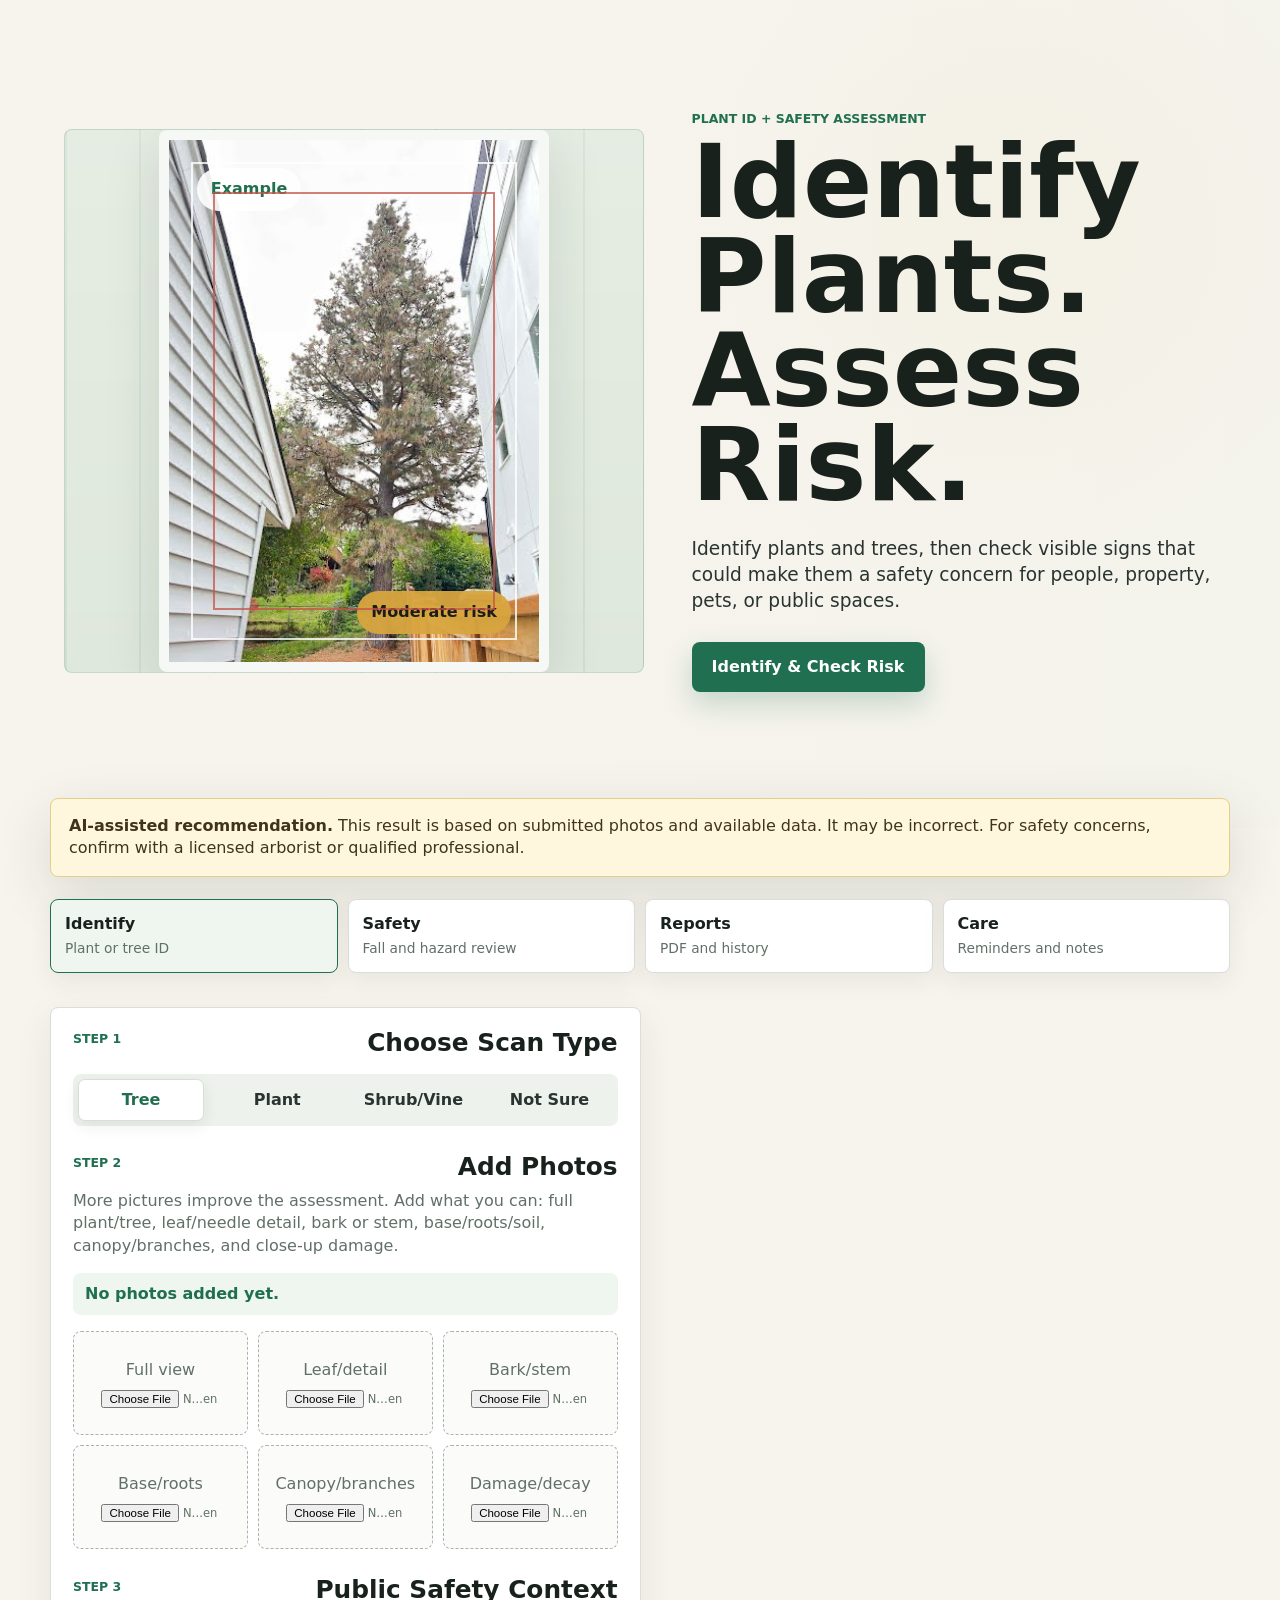
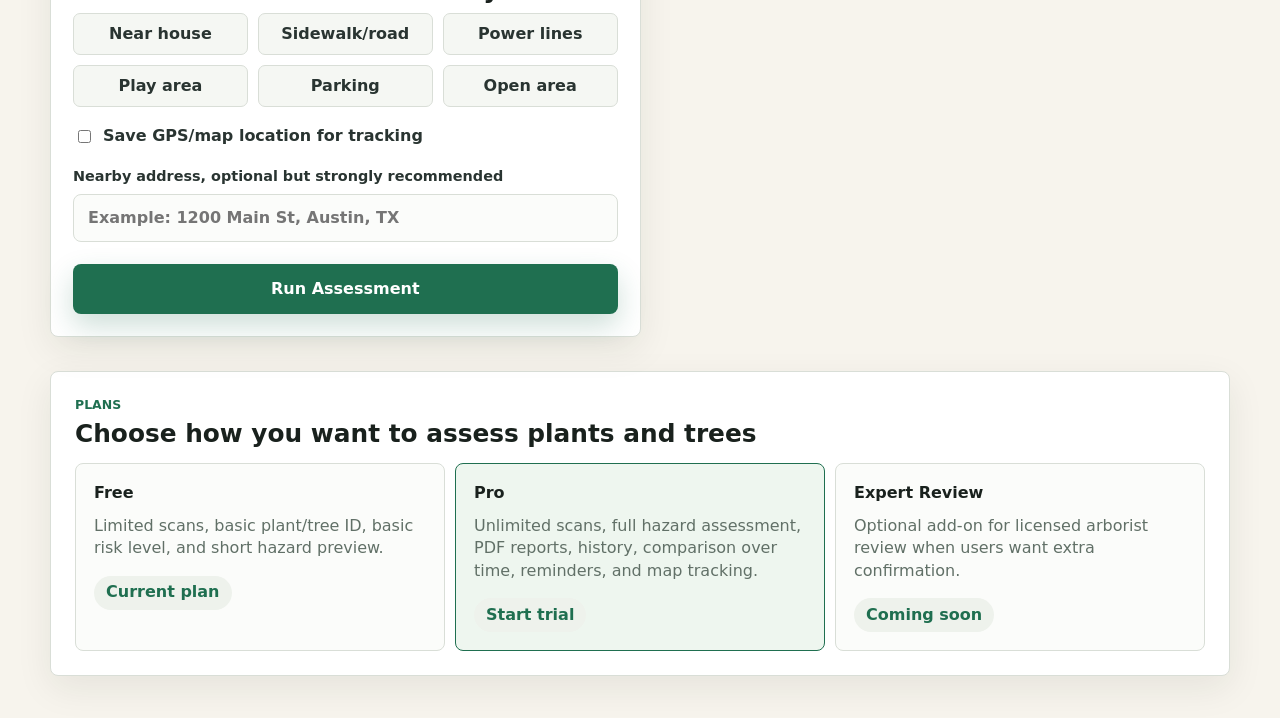
<file: index.html>
<!doctype html>
<html lang="en">
  <head>
    <meta charset="UTF-8" />
    <meta name="viewport" content="width=device-width, initial-scale=1.0" />
    <title>VerdantRisk - Plant & Tree Safety ID</title>
    <meta name="theme-color" content="#1f6f50" />
    <meta name="apple-mobile-web-app-capable" content="yes" />
    <meta name="apple-mobile-web-app-title" content="VerdantRisk" />
    <meta name="apple-mobile-web-app-status-bar-style" content="black-translucent" />
    <link rel="manifest" href="./manifest.json" />
    <link rel="apple-touch-icon" href="./icon.svg" />
    <link rel="stylesheet" href="./styles.css" />
  </head>
  <body>
    <main class="app-shell">
      <section class="hero">
        <div class="hero-media" aria-hidden="true">
          <div class="scan-frame photo-example">
            <img class="example-photo" src="./example-tree.jpeg" alt="Example tree between buildings" />
            <div class="example-tag">Example</div>
            <div class="risk-tag">Moderate risk</div>
          </div>
        </div>
        <div class="hero-copy">
          <p class="eyebrow">Plant ID + safety assessment</p>
          <h1>Identify Plants. Assess Risk.</h1>
          <p>
            Identify plants and trees, then check visible signs that could make
            them a safety concern for people, property, pets, or public spaces.
          </p>
          <button class="primary-action" data-scroll-target="#scanner">
            Identify & Check Risk
          </button>
        </div>
      </section>

      <section class="notice">
        <strong>AI-assisted recommendation.</strong>
        This result is based on submitted photos and available data. It may be
        incorrect. For safety concerns, confirm with a licensed arborist or
        qualified professional.
      </section>

      <section class="quick-tools" aria-label="App tools">
        <button class="tool active" data-scroll-target="#scanner">
          <strong>Identify</strong>
          <span>Plant or tree ID</span>
        </button>
        <button class="tool" data-scroll-target="#scanner">
          <strong>Safety</strong>
          <span>Fall and hazard review</span>
        </button>
        <button class="tool" data-paywall>
          <strong>Reports</strong>
          <span>PDF and history</span>
        </button>
        <button class="tool" data-paywall>
          <strong>Care</strong>
          <span>Reminders and notes</span>
        </button>
      </section>

      <section id="scanner" class="workspace">
        <div class="panel scan-panel" id="scanPanel">
          <div class="panel-heading">
            <p class="eyebrow">Step 1</p>
            <h2>Choose Scan Type</h2>
          </div>

          <div class="segmented" role="radiogroup" aria-label="Scan type">
            <button class="active" data-scan-type="Tree">Tree</button>
            <button data-scan-type="Plant">Plant</button>
            <button data-scan-type="Shrub/Vine">Shrub/Vine</button>
            <button data-scan-type="Not Sure">Not Sure</button>
          </div>

          <div class="panel-heading compact">
            <p class="eyebrow">Step 2</p>
            <h2>Add Photos</h2>
          </div>
          <p class="helper">
            More pictures improve the assessment. Add what you can: full
            plant/tree, leaf/needle detail, bark or stem, base/roots/soil,
            canopy/branches, and close-up damage.
          </p>
          <p class="status-message" id="scanStatus">No photos added yet.</p>

          <div class="photo-grid">
            <label>
              <span>Full view</span>
              <input type="file" accept="image/*" capture="environment" data-photo="Full view" />
            </label>
            <label>
              <span>Leaf/detail</span>
              <input type="file" accept="image/*" capture="environment" data-photo="Leaf/detail" />
            </label>
            <label>
              <span>Bark/stem</span>
              <input type="file" accept="image/*" capture="environment" data-photo="Bark/stem" />
            </label>
            <label>
              <span>Base/roots</span>
              <input type="file" accept="image/*" capture="environment" data-photo="Base/roots" />
            </label>
            <label>
              <span>Canopy/branches</span>
              <input type="file" accept="image/*" capture="environment" data-photo="Canopy/branches" />
            </label>
            <label>
              <span>Damage/decay</span>
              <input type="file" accept="image/*" capture="environment" data-photo="Damage/decay" />
            </label>
          </div>

          <div class="panel-heading compact">
            <p class="eyebrow">Step 3</p>
            <h2>Public Safety Context</h2>
          </div>
          <div class="chips" aria-label="Location context">
            <button data-context="Near house">Near house</button>
            <button data-context="Near sidewalk/road">Sidewalk/road</button>
            <button data-context="Near power lines">Power lines</button>
            <button data-context="Play or school area">Play area</button>
            <button data-context="Near parking">Parking</button>
            <button data-context="Open area">Open area</button>
          </div>

          <label class="toggle-row">
            <input id="gpsToggle" type="checkbox" />
            <span>Save GPS/map location for tracking</span>
          </label>

          <label class="text-field">
            <span>Nearby address, optional but strongly recommended</span>
            <input id="addressInput" type="text" placeholder="Example: 1200 Main St, Austin, TX" />
          </label>

          <button class="primary-action full" id="runScan">Run Assessment</button>
        </div>

        <div class="panel result-panel" id="resultPanel" hidden>
          <div class="panel-heading">
            <p class="eyebrow">Results</p>
            <h2 id="resultTitle">Tree or woody plant: Moderate risk</h2>
          </div>

          <div class="result-group first">
            <h3>Identification</h3>
            <ul id="identificationSummary">
              <li>Plant/tree identity will appear here after an assessment.</li>
            </ul>
          </div>

          <div class="risk-meter" aria-label="Risk level">
            <span class="level low">Low</span>
            <span class="level moderate active">Moderate</span>
            <span class="level high">High</span>
            <span class="level critical">Critical</span>
          </div>

          <div class="quality-row">
            <span>Assessment Quality</span>
            <strong id="qualityLabel">Fair</strong>
          </div>

          <div class="result-group">
            <h3>Observed Visual Indicators</h3>
            <ul id="visualIndicators">
              <li>Visual indicators will appear after photos are assessed.</li>
            </ul>
          </div>

          <div class="result-group">
            <h3>Location/Public Safety Factors</h3>
            <ul id="safetyFactors">
              <li>No location context selected yet</li>
            </ul>
          </div>

          <div class="result-group">
            <h3>Other Hazard Flags</h3>
            <ul id="hazardFlags">
              <li>Hazard flags will appear after photos are assessed.</li>
            </ul>
          </div>

          <p class="disclaimer">
            This result is an AI-assisted recommendation based on submitted
            photos and available data. It may be incorrect. For safety concerns,
            confirm with a licensed arborist or qualified professional.
          </p>

          <div class="result-actions">
            <button class="secondary-action" id="scanAgain">Scan Another</button>
            <button class="secondary-action" data-paywall>Generate PDF Report</button>
            <button class="secondary-action" data-paywall>Save to History</button>
          </div>
        </div>
      </section>

      <section class="subscription">
        <div>
          <p class="eyebrow">Plans</p>
          <h2>Choose how you want to assess plants and trees</h2>
        </div>
        <div class="pricing-grid">
          <article class="pricing-card" tabindex="0" role="button" data-plan="Free">
            <h3>Free</h3>
            <p>Limited scans, basic plant/tree ID, basic risk level, and short hazard preview.</p>
            <span>Current plan</span>
          </article>
          <article class="pricing-card featured" tabindex="0" role="button" data-plan="Pro">
            <h3>Pro</h3>
            <p>Unlimited scans, full hazard assessment, PDF reports, history, comparison over time, reminders, and map tracking.</p>
            <span>Start trial</span>
          </article>
          <article class="pricing-card" tabindex="0" role="button" data-plan="Expert Review">
            <h3>Expert Review</h3>
            <p>Optional add-on for licensed arborist review when users want extra confirmation.</p>
            <span>Coming soon</span>
          </article>
        </div>
      </section>
    </main>

    <div class="modal" id="paywall" aria-hidden="true">
      <div class="paywall-card" role="dialog" aria-modal="true" aria-labelledby="paywallTitle">
        <button class="close" id="closePaywall" aria-label="Close">×</button>
        <p class="eyebrow">VerdantRisk Pro</p>
        <h2 id="paywallTitle">Unlock full safety reports</h2>
        <p>
          Get unlimited scans, full indicator explanations, PDF reports, saved
          history, photo comparison, reminders, and location tracking.
        </p>
        <div class="plans">
          <button class="plan active">
            <span>Annual</span>
            <strong>$39.99/year</strong>
            <small>Best value</small>
          </button>
          <button class="plan">
            <span>Monthly</span>
            <strong>$7.99/month</strong>
            <small>Cancel anytime</small>
          </button>
        </div>
        <button class="primary-action full">Start 7-Day Free Trial</button>
        <p class="fine-print">Includes clear renewal pricing, restore purchase, Terms of Use, and Privacy Policy links for App Store review.</p>
      </div>
    </div>

    <script src="./config.js"></script>
    <script src="./app.js"></script>
  </body>
</html>
</file>
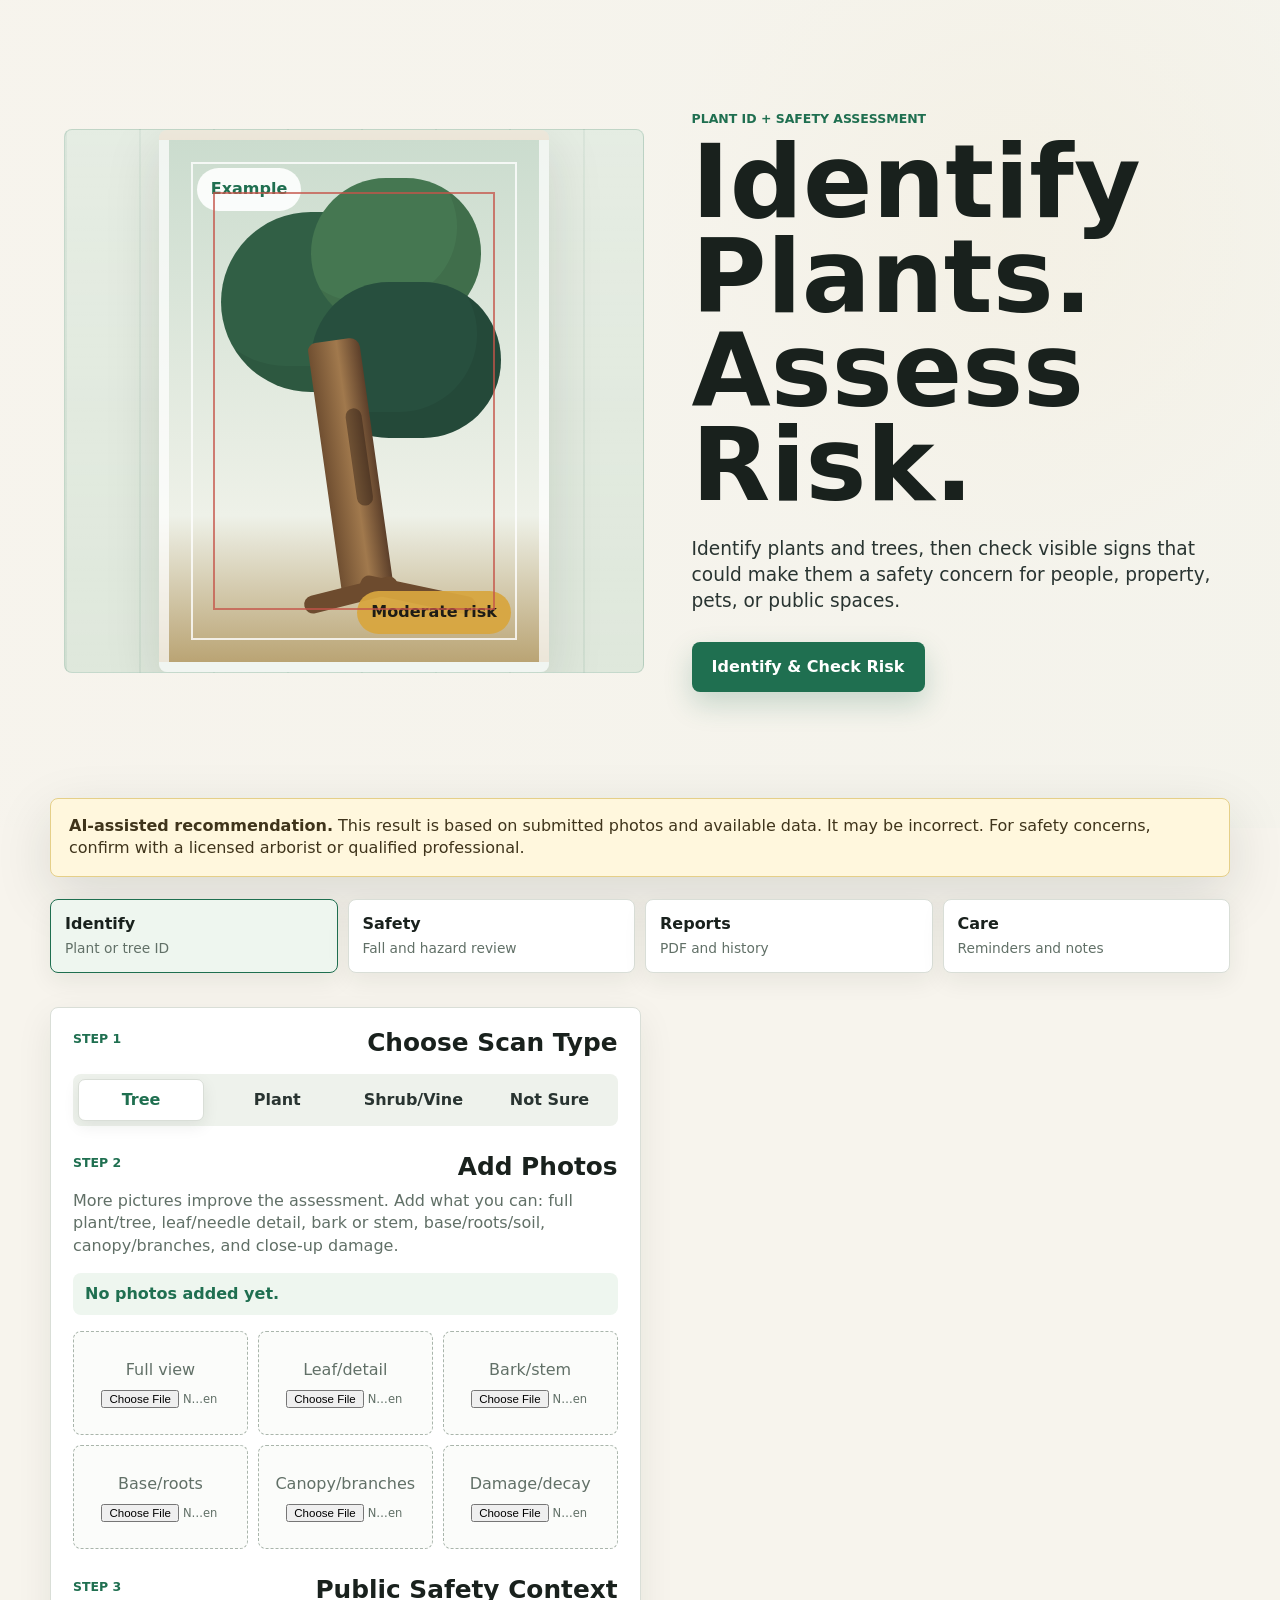
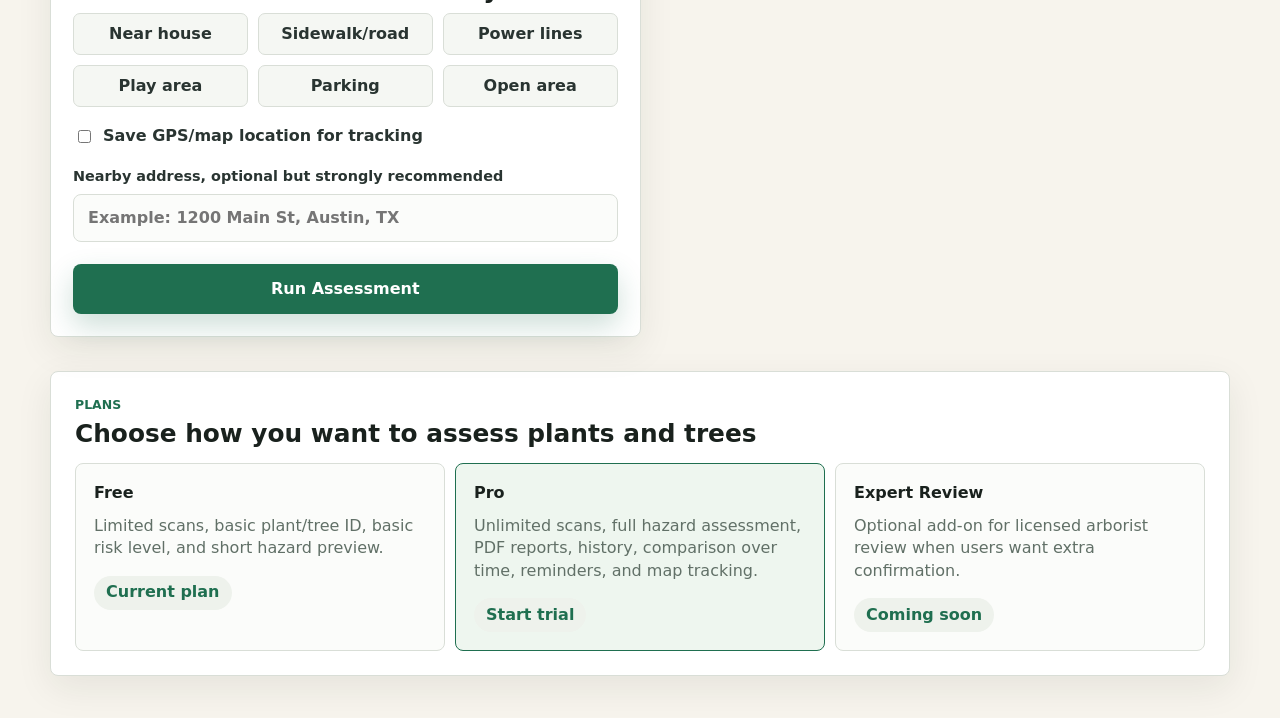
<file: Tree Risk/index.html>
<!doctype html>
<html lang="en">
  <head>
    <meta charset="UTF-8" />
    <meta name="viewport" content="width=device-width, initial-scale=1.0" />
    <title>VerdantRisk - Plant & Tree Safety ID</title>
    <meta name="theme-color" content="#1f6f50" />
    <meta name="apple-mobile-web-app-capable" content="yes" />
    <meta name="apple-mobile-web-app-title" content="VerdantRisk" />
    <meta name="apple-mobile-web-app-status-bar-style" content="black-translucent" />
    <link rel="manifest" href="./manifest.json" />
    <link rel="apple-touch-icon" href="./icon.svg" />
    <link rel="stylesheet" href="./styles.css" />
  </head>
  <body>
    <main class="app-shell">
      <section class="hero">
        <div class="hero-media" aria-hidden="true">
          <div class="scan-frame">
            <div class="tree-visual">
              <span class="canopy canopy-a"></span>
              <span class="canopy canopy-b"></span>
              <span class="canopy canopy-c"></span>
              <span class="trunk"></span>
              <span class="root root-a"></span>
              <span class="root root-b"></span>
            </div>
            <div class="example-tag">Example</div>
            <div class="risk-tag">Moderate risk</div>
          </div>
        </div>
        <div class="hero-copy">
          <p class="eyebrow">Plant ID + safety assessment</p>
          <h1>Identify Plants. Assess Risk.</h1>
          <p>
            Identify plants and trees, then check visible signs that could make
            them a safety concern for people, property, pets, or public spaces.
          </p>
          <button class="primary-action" data-scroll-target="#scanner">
            Identify & Check Risk
          </button>
        </div>
      </section>

      <section class="notice">
        <strong>AI-assisted recommendation.</strong>
        This result is based on submitted photos and available data. It may be
        incorrect. For safety concerns, confirm with a licensed arborist or
        qualified professional.
      </section>

      <section class="quick-tools" aria-label="App tools">
        <button class="tool active" data-scroll-target="#scanner">
          <strong>Identify</strong>
          <span>Plant or tree ID</span>
        </button>
        <button class="tool" data-scroll-target="#scanner">
          <strong>Safety</strong>
          <span>Fall and hazard review</span>
        </button>
        <button class="tool" data-paywall>
          <strong>Reports</strong>
          <span>PDF and history</span>
        </button>
        <button class="tool" data-paywall>
          <strong>Care</strong>
          <span>Reminders and notes</span>
        </button>
      </section>

      <section id="scanner" class="workspace">
        <div class="panel scan-panel" id="scanPanel">
          <div class="panel-heading">
            <p class="eyebrow">Step 1</p>
            <h2>Choose Scan Type</h2>
          </div>

          <div class="segmented" role="radiogroup" aria-label="Scan type">
            <button class="active" data-scan-type="Tree">Tree</button>
            <button data-scan-type="Plant">Plant</button>
            <button data-scan-type="Shrub/Vine">Shrub/Vine</button>
            <button data-scan-type="Not Sure">Not Sure</button>
          </div>

          <div class="panel-heading compact">
            <p class="eyebrow">Step 2</p>
            <h2>Add Photos</h2>
          </div>
          <p class="helper">
            More pictures improve the assessment. Add what you can: full
            plant/tree, leaf/needle detail, bark or stem, base/roots/soil,
            canopy/branches, and close-up damage.
          </p>
          <p class="status-message" id="scanStatus">No photos added yet.</p>

          <div class="photo-grid">
            <label>
              <span>Full view</span>
              <input type="file" accept="image/*" capture="environment" data-photo="Full view" />
            </label>
            <label>
              <span>Leaf/detail</span>
              <input type="file" accept="image/*" capture="environment" data-photo="Leaf/detail" />
            </label>
            <label>
              <span>Bark/stem</span>
              <input type="file" accept="image/*" capture="environment" data-photo="Bark/stem" />
            </label>
            <label>
              <span>Base/roots</span>
              <input type="file" accept="image/*" capture="environment" data-photo="Base/roots" />
            </label>
            <label>
              <span>Canopy/branches</span>
              <input type="file" accept="image/*" capture="environment" data-photo="Canopy/branches" />
            </label>
            <label>
              <span>Damage/decay</span>
              <input type="file" accept="image/*" capture="environment" data-photo="Damage/decay" />
            </label>
          </div>

          <div class="panel-heading compact">
            <p class="eyebrow">Step 3</p>
            <h2>Public Safety Context</h2>
          </div>
          <div class="chips" aria-label="Location context">
            <button data-context="Near house">Near house</button>
            <button data-context="Near sidewalk/road">Sidewalk/road</button>
            <button data-context="Near power lines">Power lines</button>
            <button data-context="Play or school area">Play area</button>
            <button data-context="Near parking">Parking</button>
            <button data-context="Open area">Open area</button>
          </div>

          <label class="toggle-row">
            <input id="gpsToggle" type="checkbox" />
            <span>Save GPS/map location for tracking</span>
          </label>

          <label class="text-field">
            <span>Nearby address, optional but strongly recommended</span>
            <input id="addressInput" type="text" placeholder="Example: 1200 Main St, Austin, TX" />
          </label>

          <button class="primary-action full" id="runScan">Run Assessment</button>
        </div>

        <div class="panel result-panel" id="resultPanel" hidden>
          <div class="panel-heading">
            <p class="eyebrow">Results</p>
            <h2 id="resultTitle">Tree or woody plant: Moderate risk</h2>
          </div>

          <div class="result-group first">
            <h3>Identification</h3>
            <ul id="identificationSummary">
              <li>Plant/tree identity will appear here after an assessment.</li>
            </ul>
          </div>

          <div class="risk-meter" aria-label="Risk level">
            <span class="level low">Low</span>
            <span class="level moderate active">Moderate</span>
            <span class="level high">High</span>
            <span class="level critical">Critical</span>
          </div>

          <div class="quality-row">
            <span>Assessment Quality</span>
            <strong id="qualityLabel">Fair</strong>
          </div>

          <div class="result-group">
            <h3>Observed Visual Indicators</h3>
            <ul id="visualIndicators">
              <li>Some canopy thinning or dead branch visibility</li>
              <li>Possible trunk stress or cavity signs</li>
              <li>Base/root view is limited</li>
            </ul>
          </div>

          <div class="result-group">
            <h3>Location/Public Safety Factors</h3>
            <ul id="safetyFactors">
              <li>No location context selected yet</li>
            </ul>
          </div>

          <div class="result-group">
            <h3>Other Hazard Flags</h3>
            <ul>
              <li>Check toxicity risk for children and pets</li>
              <li>Check invasive, thorn, allergy, and root-damage risks</li>
            </ul>
          </div>

          <p class="disclaimer">
            This result is an AI-assisted recommendation based on submitted
            photos and available data. It may be incorrect. For safety concerns,
            confirm with a licensed arborist or qualified professional.
          </p>

          <div class="result-actions">
            <button class="secondary-action" id="scanAgain">Scan Another</button>
            <button class="secondary-action" data-paywall>Generate PDF Report</button>
            <button class="secondary-action" data-paywall>Save to History</button>
          </div>
        </div>
      </section>

      <section class="subscription">
        <div>
          <p class="eyebrow">Plans</p>
          <h2>Choose how you want to assess plants and trees</h2>
        </div>
        <div class="pricing-grid">
          <article class="pricing-card" tabindex="0" role="button" data-plan="Free">
            <h3>Free</h3>
            <p>Limited scans, basic plant/tree ID, basic risk level, and short hazard preview.</p>
            <span>Current plan</span>
          </article>
          <article class="pricing-card featured" tabindex="0" role="button" data-plan="Pro">
            <h3>Pro</h3>
            <p>Unlimited scans, full hazard assessment, PDF reports, history, comparison over time, reminders, and map tracking.</p>
            <span>Start trial</span>
          </article>
          <article class="pricing-card" tabindex="0" role="button" data-plan="Expert Review">
            <h3>Expert Review</h3>
            <p>Optional add-on for licensed arborist review when users want extra confirmation.</p>
            <span>Coming soon</span>
          </article>
        </div>
      </section>
    </main>

    <div class="modal" id="paywall" aria-hidden="true">
      <div class="paywall-card" role="dialog" aria-modal="true" aria-labelledby="paywallTitle">
        <button class="close" id="closePaywall" aria-label="Close">×</button>
        <p class="eyebrow">VerdantRisk Pro</p>
        <h2 id="paywallTitle">Unlock full safety reports</h2>
        <p>
          Get unlimited scans, full indicator explanations, PDF reports, saved
          history, photo comparison, reminders, and location tracking.
        </p>
        <div class="plans">
          <button class="plan active">
            <span>Annual</span>
            <strong>$39.99/year</strong>
            <small>Best value</small>
          </button>
          <button class="plan">
            <span>Monthly</span>
            <strong>$7.99/month</strong>
            <small>Cancel anytime</small>
          </button>
        </div>
        <button class="primary-action full">Start 7-Day Free Trial</button>
        <p class="fine-print">Includes clear renewal pricing, restore purchase, Terms of Use, and Privacy Policy links for App Store review.</p>
      </div>
    </div>

    <script src="./app.js"></script>
  </body>
</html>
</file>
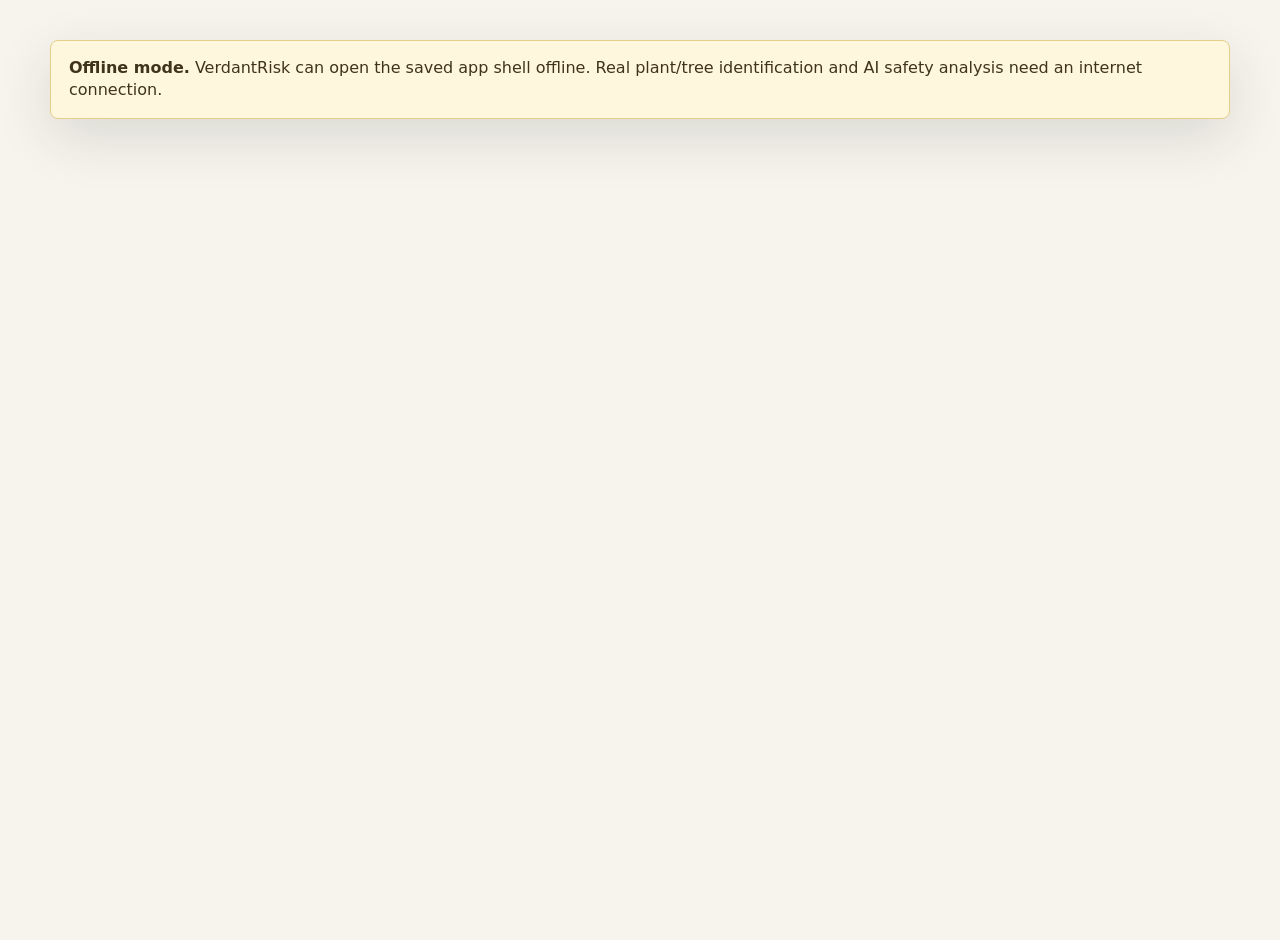
<file: offline.html>
<!doctype html>
<html lang="en">
  <head>
    <meta charset="UTF-8" />
    <meta name="viewport" content="width=device-width, initial-scale=1.0" />
    <title>VerdantRisk Offline</title>
    <link rel="stylesheet" href="./styles.css" />
  </head>
  <body>
    <main class="app-shell">
      <section class="notice" style="margin-top: 40px;">
        <strong>Offline mode.</strong>
        VerdantRisk can open the saved app shell offline. Real plant/tree
        identification and AI safety analysis need an internet connection.
      </section>
    </main>
  </body>
</html>
</file>
<file: styles.css>
:root {
  --ink: #19211d;
  --muted: #617067;
  --paper: #f7f4ed;
  --panel: #ffffff;
  --line: #d9ded7;
  --green: #1f6f50;
  --moss: #7d9a55;
  --gold: #d8a63f;
  --red: #c5544a;
  --charcoal: #293431;
  --shadow: 0 18px 55px rgba(27, 37, 31, 0.13);
}

* {
  box-sizing: border-box;
}

body {
  margin: 0;
  background: var(--paper);
  color: var(--ink);
  font-family: Inter, ui-sans-serif, system-ui, -apple-system, BlinkMacSystemFont, "Segoe UI", sans-serif;
  line-height: 1.4;
}

button,
input {
  font: inherit;
}

button {
  cursor: pointer;
}

.app-shell {
  min-height: 100vh;
}

.hero {
  min-height: 92vh;
  display: grid;
  grid-template-columns: minmax(0, 1.05fr) minmax(320px, 0.95fr);
  align-items: center;
  gap: 48px;
  padding: 38px clamp(20px, 5vw, 76px) 64px;
  background:
    linear-gradient(90deg, rgba(247, 244, 237, 0.96), rgba(247, 244, 237, 0.72)),
    radial-gradient(circle at 78% 28%, rgba(216, 166, 63, 0.18), transparent 30%),
    #edf1e8;
}

.hero-media {
  min-height: 520px;
  display: flex;
  align-items: center;
  justify-content: center;
  background:
    linear-gradient(180deg, rgba(255,255,255,0.2), rgba(255,255,255,0)),
    repeating-linear-gradient(90deg, rgba(31,111,80,0.08) 0 2px, transparent 2px 74px),
    #dfe8dc;
  border: 1px solid rgba(31, 111, 80, 0.16);
  border-radius: 8px;
  overflow: hidden;
}

.scan-frame {
  width: min(390px, 78vw);
  aspect-ratio: 0.72;
  position: relative;
  background: linear-gradient(180deg, #cbdcce 0%, #eef1e8 72%, #baa474 100%);
  box-shadow: var(--shadow);
  border: 10px solid rgba(255, 255, 255, 0.72);
  border-radius: 8px;
}

.photo-example {
  background: #dfe8dc;
  overflow: hidden;
}

.photo-example::before,
.photo-example::after {
  z-index: 2;
  pointer-events: none;
}

.example-photo {
  width: 100%;
  height: 100%;
  object-fit: cover;
  display: block;
}

.scan-frame::before,
.scan-frame::after {
  content: "";
  position: absolute;
  inset: 22px;
  border: 2px solid rgba(255,255,255,0.8);
}

.scan-frame::after {
  inset: 52px 44px;
  border-color: rgba(197, 84, 74, 0.74);
}

.tree-visual {
  position: absolute;
  inset: 0;
}

.canopy,
.trunk,
.root {
  position: absolute;
  display: block;
}

.canopy {
  background: #315f45;
  border-radius: 999px;
  box-shadow: inset -24px -26px 0 rgba(0,0,0,0.08);
}

.canopy-a {
  width: 210px;
  height: 180px;
  top: 72px;
  left: 52px;
}

.canopy-b {
  width: 170px;
  height: 150px;
  top: 38px;
  right: 58px;
  background: #457751;
}

.canopy-c {
  width: 190px;
  height: 156px;
  top: 142px;
  right: 38px;
  background: #274f3e;
}

.trunk {
  width: 52px;
  height: 260px;
  bottom: 64px;
  left: 174px;
  background: linear-gradient(90deg, #704f31, #a1794d 56%, #5c3f2a);
  transform: rotate(-8deg);
  transform-origin: bottom center;
  border-radius: 8px 10px 2px 2px;
}

.trunk::after {
  content: "";
  position: absolute;
  width: 16px;
  height: 98px;
  top: 70px;
  right: 8px;
  background: rgba(36, 23, 15, 0.42);
  border-radius: 999px;
}

.root {
  height: 18px;
  background: #6d4b2e;
  bottom: 58px;
  border-radius: 999px;
}

.root-a {
  width: 96px;
  left: 134px;
  transform: rotate(-14deg);
}

.root-b {
  width: 118px;
  left: 190px;
  transform: rotate(12deg);
}

.risk-tag,
.example-tag {
  position: absolute;
  padding: 10px 14px;
  border-radius: 999px;
  font-weight: 800;
}

.risk-tag {
  right: 28px;
  bottom: 28px;
  background: rgba(216, 166, 63, 0.94);
  color: #1d1c16;
}

.example-tag {
  top: 28px;
  left: 28px;
  background: rgba(255, 255, 255, 0.9);
  color: var(--green);
}

.hero-copy {
  max-width: 600px;
}

.eyebrow {
  color: var(--green);
  font-size: 0.78rem;
  text-transform: uppercase;
  letter-spacing: 0;
  font-weight: 800;
  margin: 0 0 8px;
}

h1,
h2,
h3,
p {
  margin-top: 0;
}

h1 {
  font-size: clamp(3.3rem, 8vw, 7.5rem);
  line-height: 0.92;
  letter-spacing: 0;
  margin-bottom: 24px;
}

h2 {
  font-size: 1.55rem;
  line-height: 1.05;
  margin-bottom: 0;
}

h3 {
  font-size: 1rem;
  margin-bottom: 10px;
}

.hero-copy p:not(.eyebrow) {
  color: var(--charcoal);
  font-size: 1.16rem;
  max-width: 530px;
  margin-bottom: 28px;
}

.primary-action,
.secondary-action {
  border: 0;
  border-radius: 8px;
  min-height: 50px;
  padding: 0 20px;
  font-weight: 800;
}

.primary-action {
  background: var(--green);
  color: white;
  box-shadow: 0 12px 28px rgba(31,111,80,0.22);
}

.secondary-action {
  background: #eef2ec;
  color: var(--ink);
  border: 1px solid var(--line);
}

.full {
  width: 100%;
}

.notice,
.quick-tools,
.workspace,
.subscription {
  width: min(1180px, calc(100% - 40px));
  margin: 0 auto;
}

.notice {
  margin-top: -30px;
  background: #fff7dd;
  border: 1px solid #e5cf88;
  border-radius: 8px;
  padding: 16px 18px;
  box-shadow: var(--shadow);
  color: #3f341b;
}

.quick-tools {
  display: grid;
  grid-template-columns: repeat(4, 1fr);
  gap: 10px;
  margin-top: 22px;
}

.tool {
  min-height: 74px;
  border: 1px solid var(--line);
  border-radius: 8px;
  background: white;
  color: var(--ink);
  text-align: left;
  padding: 12px 14px;
  box-shadow: 0 8px 24px rgba(27, 37, 31, 0.07);
}

.tool strong,
.tool span {
  display: block;
}

.tool strong {
  font-size: 1rem;
}

.tool span {
  color: var(--muted);
  font-size: 0.86rem;
  margin-top: 3px;
}

.tool.active {
  border-color: var(--green);
  background: #eef6ef;
}

.workspace {
  display: grid;
  grid-template-columns: minmax(0, 1.02fr) minmax(320px, 0.98fr);
  gap: 22px;
  padding: 34px 0;
}

.workspace.report-mode {
  grid-template-columns: minmax(0, 760px);
  justify-content: center;
}

[hidden] {
  display: none !important;
}

.panel,
.subscription {
  background: var(--panel);
  border: 1px solid var(--line);
  border-radius: 8px;
  box-shadow: 0 12px 36px rgba(27, 37, 31, 0.08);
}

.panel {
  padding: 22px;
}

.panel-heading {
  display: flex;
  justify-content: space-between;
  gap: 16px;
  align-items: end;
  margin-bottom: 18px;
}

.panel-heading.compact {
  margin-top: 28px;
  margin-bottom: 10px;
}

.helper {
  color: var(--muted);
}

.status-message {
  min-height: 42px;
  display: flex;
  align-items: center;
  padding: 10px 12px;
  border-radius: 8px;
  background: #eef6ef;
  color: var(--green);
  font-weight: 750;
}

.status-message.needs-photo {
  background: #fff7dd;
  color: #785613;
}

.segmented,
.chips,
.photo-grid,
.risk-meter,
.result-actions,
.plans,
.pricing-grid {
  display: grid;
  gap: 10px;
}

.segmented {
  grid-template-columns: repeat(4, 1fr);
  padding: 5px;
  background: #eef2ec;
  border-radius: 8px;
}

.segmented button,
.chips button {
  border: 1px solid transparent;
  background: transparent;
  border-radius: 7px;
  min-height: 42px;
  color: var(--charcoal);
  font-weight: 750;
}

.segmented button.active,
.chips button.active {
  background: white;
  border-color: var(--line);
  color: var(--green);
  box-shadow: 0 5px 16px rgba(27, 37, 31, 0.08);
}

.photo-grid {
  grid-template-columns: repeat(3, minmax(0, 1fr));
}

.photo-grid label {
  min-height: 104px;
  border: 1px dashed #a9b5ab;
  border-radius: 8px;
  display: flex;
  flex-direction: column;
  justify-content: center;
  align-items: center;
  gap: 8px;
  padding: 10px;
  text-align: center;
  color: var(--muted);
  background: #fbfcfa;
}

.photo-grid label.has-file {
  border-style: solid;
  border-color: var(--green);
  color: var(--green);
  background: #edf5ef;
}

.photo-grid input {
  width: 100%;
  max-width: 118px;
  font-size: 0.72rem;
}

.chips {
  grid-template-columns: repeat(3, 1fr);
}

.chips button {
  background: #f5f7f3;
  border-color: var(--line);
}

.toggle-row,
.text-field {
  display: grid;
  gap: 8px;
  margin-top: 18px;
  color: var(--charcoal);
  font-weight: 700;
}

.toggle-row {
  grid-template-columns: 22px 1fr;
  align-items: center;
}

.text-field span {
  font-size: 0.9rem;
}

.text-field input {
  width: 100%;
  border: 1px solid var(--line);
  border-radius: 8px;
  min-height: 48px;
  padding: 0 14px;
  background: #fbfcfa;
}

.scan-panel .primary-action {
  margin-top: 22px;
}

.risk-meter {
  grid-template-columns: repeat(4, 1fr);
  margin-bottom: 16px;
}

.level {
  min-height: 44px;
  display: grid;
  place-items: center;
  border-radius: 8px;
  background: #f1f3ef;
  color: var(--muted);
  font-weight: 850;
}

.level.low.active {
  background: #dceede;
  color: #22603c;
}

.level.moderate.active {
  background: #fae7b8;
  color: #785613;
}

.level.high.active {
  background: #f7c7aa;
  color: #7a351e;
}

.level.critical.active {
  background: #f4b9b5;
  color: #7b2822;
}

.quality-row {
  display: flex;
  justify-content: space-between;
  align-items: center;
  min-height: 50px;
  border-top: 1px solid var(--line);
  border-bottom: 1px solid var(--line);
  margin-bottom: 18px;
}

.quality-row strong {
  color: var(--green);
}

.result-group {
  padding: 14px 0;
  border-bottom: 1px solid var(--line);
}

.result-group.first {
  border-top: 1px solid var(--line);
}

.result-group ul {
  margin: 0;
  padding-left: 20px;
  color: var(--charcoal);
}

.result-group li + li {
  margin-top: 7px;
}

.result-panel.updated {
  animation: resultPulse 0.9s ease;
}

.disclaimer,
.fine-print {
  color: var(--muted);
  font-size: 0.88rem;
}

@keyframes resultPulse {
  0% {
    box-shadow: 0 0 0 0 rgba(31, 111, 80, 0.35);
  }
  100% {
    box-shadow: 0 12px 36px rgba(27, 37, 31, 0.08);
  }
}

.disclaimer {
  margin: 18px 0;
}

.result-actions {
  grid-template-columns: repeat(3, 1fr);
}

.subscription {
  margin-bottom: 42px;
  padding: 24px;
}

.pricing-grid {
  grid-template-columns: repeat(3, 1fr);
  margin-top: 16px;
}

.pricing-grid article {
  border: 1px solid var(--line);
  border-radius: 8px;
  padding: 18px;
  background: #fbfcfa;
}

.pricing-grid article.featured {
  border-color: var(--green);
  background: #eef6ef;
}

.pricing-grid p {
  color: var(--muted);
  margin-bottom: 16px;
}

.pricing-card {
  cursor: pointer;
  transition: transform 0.16s ease, box-shadow 0.16s ease;
}

.pricing-card:hover,
.pricing-card:focus {
  transform: translateY(-2px);
  box-shadow: 0 14px 30px rgba(27, 37, 31, 0.11);
  outline: none;
}

.pricing-card span {
  display: inline-flex;
  align-items: center;
  min-height: 34px;
  padding: 0 12px;
  border-radius: 999px;
  background: #eef2ec;
  color: var(--green);
  font-weight: 800;
}

.modal {
  position: fixed;
  inset: 0;
  display: none;
  align-items: center;
  justify-content: center;
  background: rgba(25, 33, 29, 0.54);
  padding: 18px;
  z-index: 20;
}

.modal.show {
  display: flex;
}

.paywall-card {
  width: min(520px, 100%);
  background: white;
  border-radius: 8px;
  padding: 24px;
  position: relative;
  box-shadow: var(--shadow);
}

.close {
  position: absolute;
  top: 12px;
  right: 12px;
  width: 38px;
  height: 38px;
  border-radius: 999px;
  border: 1px solid var(--line);
  background: white;
  font-size: 1.4rem;
}

.plans {
  grid-template-columns: repeat(2, 1fr);
  margin: 18px 0;
}

.plan {
  display: grid;
  gap: 6px;
  text-align: left;
  border: 1px solid var(--line);
  background: #fbfcfa;
  border-radius: 8px;
  padding: 14px;
}

.plan.active {
  border-color: var(--green);
  background: #eef6ef;
}

.plan strong {
  font-size: 1.05rem;
}

.plan small {
  color: var(--muted);
}

@media (max-width: 920px) {
  .hero,
  .workspace,
  .quick-tools,
  .pricing-grid {
    grid-template-columns: 1fr;
  }

  .hero {
    padding-top: 24px;
  }

  .hero-media {
    min-height: 420px;
    order: 2;
  }

  .hero-copy {
    order: 1;
  }

  .notice {
    margin-top: 0;
  }
}

@media (max-width: 620px) {
  .hero {
    min-height: auto;
  }

  .segmented,
  .photo-grid,
  .chips,
  .risk-meter,
  .result-actions,
  .plans {
    grid-template-columns: 1fr 1fr;
  }

  .photo-grid label {
    min-height: 90px;
  }
}
</file>
<file: Tree Risk/styles.css>
:root {
  --ink: #19211d;
  --muted: #617067;
  --paper: #f7f4ed;
  --panel: #ffffff;
  --line: #d9ded7;
  --green: #1f6f50;
  --moss: #7d9a55;
  --gold: #d8a63f;
  --red: #c5544a;
  --charcoal: #293431;
  --shadow: 0 18px 55px rgba(27, 37, 31, 0.13);
}

* {
  box-sizing: border-box;
}

body {
  margin: 0;
  background: var(--paper);
  color: var(--ink);
  font-family: Inter, ui-sans-serif, system-ui, -apple-system, BlinkMacSystemFont, "Segoe UI", sans-serif;
  line-height: 1.4;
}

button,
input {
  font: inherit;
}

button {
  cursor: pointer;
}

.app-shell {
  min-height: 100vh;
}

.hero {
  min-height: 92vh;
  display: grid;
  grid-template-columns: minmax(0, 1.05fr) minmax(320px, 0.95fr);
  align-items: center;
  gap: 48px;
  padding: 38px clamp(20px, 5vw, 76px) 64px;
  background:
    linear-gradient(90deg, rgba(247, 244, 237, 0.96), rgba(247, 244, 237, 0.72)),
    radial-gradient(circle at 78% 28%, rgba(216, 166, 63, 0.18), transparent 30%),
    #edf1e8;
}

.hero-media {
  min-height: 520px;
  display: flex;
  align-items: center;
  justify-content: center;
  background:
    linear-gradient(180deg, rgba(255,255,255,0.2), rgba(255,255,255,0)),
    repeating-linear-gradient(90deg, rgba(31,111,80,0.08) 0 2px, transparent 2px 74px),
    #dfe8dc;
  border: 1px solid rgba(31, 111, 80, 0.16);
  border-radius: 8px;
  overflow: hidden;
}

.scan-frame {
  width: min(390px, 78vw);
  aspect-ratio: 0.72;
  position: relative;
  background: linear-gradient(180deg, #cbdcce 0%, #eef1e8 72%, #baa474 100%);
  box-shadow: var(--shadow);
  border: 10px solid rgba(255, 255, 255, 0.72);
  border-radius: 8px;
}

.scan-frame::before,
.scan-frame::after {
  content: "";
  position: absolute;
  inset: 22px;
  border: 2px solid rgba(255,255,255,0.8);
}

.scan-frame::after {
  inset: 52px 44px;
  border-color: rgba(197, 84, 74, 0.74);
}

.tree-visual {
  position: absolute;
  inset: 0;
}

.canopy,
.trunk,
.root {
  position: absolute;
  display: block;
}

.canopy {
  background: #315f45;
  border-radius: 999px;
  box-shadow: inset -24px -26px 0 rgba(0,0,0,0.08);
}

.canopy-a {
  width: 210px;
  height: 180px;
  top: 72px;
  left: 52px;
}

.canopy-b {
  width: 170px;
  height: 150px;
  top: 38px;
  right: 58px;
  background: #457751;
}

.canopy-c {
  width: 190px;
  height: 156px;
  top: 142px;
  right: 38px;
  background: #274f3e;
}

.trunk {
  width: 52px;
  height: 260px;
  bottom: 64px;
  left: 174px;
  background: linear-gradient(90deg, #704f31, #a1794d 56%, #5c3f2a);
  transform: rotate(-8deg);
  transform-origin: bottom center;
  border-radius: 8px 10px 2px 2px;
}

.trunk::after {
  content: "";
  position: absolute;
  width: 16px;
  height: 98px;
  top: 70px;
  right: 8px;
  background: rgba(36, 23, 15, 0.42);
  border-radius: 999px;
}

.root {
  height: 18px;
  background: #6d4b2e;
  bottom: 58px;
  border-radius: 999px;
}

.root-a {
  width: 96px;
  left: 134px;
  transform: rotate(-14deg);
}

.root-b {
  width: 118px;
  left: 190px;
  transform: rotate(12deg);
}

.risk-tag,
.example-tag {
  position: absolute;
  padding: 10px 14px;
  border-radius: 999px;
  font-weight: 800;
}

.risk-tag {
  right: 28px;
  bottom: 28px;
  background: rgba(216, 166, 63, 0.94);
  color: #1d1c16;
}

.example-tag {
  top: 28px;
  left: 28px;
  background: rgba(255, 255, 255, 0.9);
  color: var(--green);
}

.hero-copy {
  max-width: 600px;
}

.eyebrow {
  color: var(--green);
  font-size: 0.78rem;
  text-transform: uppercase;
  letter-spacing: 0;
  font-weight: 800;
  margin: 0 0 8px;
}

h1,
h2,
h3,
p {
  margin-top: 0;
}

h1 {
  font-size: clamp(3.3rem, 8vw, 7.5rem);
  line-height: 0.92;
  letter-spacing: 0;
  margin-bottom: 24px;
}

h2 {
  font-size: 1.55rem;
  line-height: 1.05;
  margin-bottom: 0;
}

h3 {
  font-size: 1rem;
  margin-bottom: 10px;
}

.hero-copy p:not(.eyebrow) {
  color: var(--charcoal);
  font-size: 1.16rem;
  max-width: 530px;
  margin-bottom: 28px;
}

.primary-action,
.secondary-action {
  border: 0;
  border-radius: 8px;
  min-height: 50px;
  padding: 0 20px;
  font-weight: 800;
}

.primary-action {
  background: var(--green);
  color: white;
  box-shadow: 0 12px 28px rgba(31,111,80,0.22);
}

.secondary-action {
  background: #eef2ec;
  color: var(--ink);
  border: 1px solid var(--line);
}

.full {
  width: 100%;
}

.notice,
.quick-tools,
.workspace,
.subscription {
  width: min(1180px, calc(100% - 40px));
  margin: 0 auto;
}

.notice {
  margin-top: -30px;
  background: #fff7dd;
  border: 1px solid #e5cf88;
  border-radius: 8px;
  padding: 16px 18px;
  box-shadow: var(--shadow);
  color: #3f341b;
}

.quick-tools {
  display: grid;
  grid-template-columns: repeat(4, 1fr);
  gap: 10px;
  margin-top: 22px;
}

.tool {
  min-height: 74px;
  border: 1px solid var(--line);
  border-radius: 8px;
  background: white;
  color: var(--ink);
  text-align: left;
  padding: 12px 14px;
  box-shadow: 0 8px 24px rgba(27, 37, 31, 0.07);
}

.tool strong,
.tool span {
  display: block;
}

.tool strong {
  font-size: 1rem;
}

.tool span {
  color: var(--muted);
  font-size: 0.86rem;
  margin-top: 3px;
}

.tool.active {
  border-color: var(--green);
  background: #eef6ef;
}

.workspace {
  display: grid;
  grid-template-columns: minmax(0, 1.02fr) minmax(320px, 0.98fr);
  gap: 22px;
  padding: 34px 0;
}

.workspace.report-mode {
  grid-template-columns: minmax(0, 760px);
  justify-content: center;
}

[hidden] {
  display: none !important;
}

.panel,
.subscription {
  background: var(--panel);
  border: 1px solid var(--line);
  border-radius: 8px;
  box-shadow: 0 12px 36px rgba(27, 37, 31, 0.08);
}

.panel {
  padding: 22px;
}

.panel-heading {
  display: flex;
  justify-content: space-between;
  gap: 16px;
  align-items: end;
  margin-bottom: 18px;
}

.panel-heading.compact {
  margin-top: 28px;
  margin-bottom: 10px;
}

.helper {
  color: var(--muted);
}

.status-message {
  min-height: 42px;
  display: flex;
  align-items: center;
  padding: 10px 12px;
  border-radius: 8px;
  background: #eef6ef;
  color: var(--green);
  font-weight: 750;
}

.status-message.needs-photo {
  background: #fff7dd;
  color: #785613;
}

.segmented,
.chips,
.photo-grid,
.risk-meter,
.result-actions,
.plans,
.pricing-grid {
  display: grid;
  gap: 10px;
}

.segmented {
  grid-template-columns: repeat(4, 1fr);
  padding: 5px;
  background: #eef2ec;
  border-radius: 8px;
}

.segmented button,
.chips button {
  border: 1px solid transparent;
  background: transparent;
  border-radius: 7px;
  min-height: 42px;
  color: var(--charcoal);
  font-weight: 750;
}

.segmented button.active,
.chips button.active {
  background: white;
  border-color: var(--line);
  color: var(--green);
  box-shadow: 0 5px 16px rgba(27, 37, 31, 0.08);
}

.photo-grid {
  grid-template-columns: repeat(3, minmax(0, 1fr));
}

.photo-grid label {
  min-height: 104px;
  border: 1px dashed #a9b5ab;
  border-radius: 8px;
  display: flex;
  flex-direction: column;
  justify-content: center;
  align-items: center;
  gap: 8px;
  padding: 10px;
  text-align: center;
  color: var(--muted);
  background: #fbfcfa;
}

.photo-grid label.has-file {
  border-style: solid;
  border-color: var(--green);
  color: var(--green);
  background: #edf5ef;
}

.photo-grid input {
  width: 100%;
  max-width: 118px;
  font-size: 0.72rem;
}

.chips {
  grid-template-columns: repeat(3, 1fr);
}

.chips button {
  background: #f5f7f3;
  border-color: var(--line);
}

.toggle-row,
.text-field {
  display: grid;
  gap: 8px;
  margin-top: 18px;
  color: var(--charcoal);
  font-weight: 700;
}

.toggle-row {
  grid-template-columns: 22px 1fr;
  align-items: center;
}

.text-field span {
  font-size: 0.9rem;
}

.text-field input {
  width: 100%;
  border: 1px solid var(--line);
  border-radius: 8px;
  min-height: 48px;
  padding: 0 14px;
  background: #fbfcfa;
}

.scan-panel .primary-action {
  margin-top: 22px;
}

.risk-meter {
  grid-template-columns: repeat(4, 1fr);
  margin-bottom: 16px;
}

.level {
  min-height: 44px;
  display: grid;
  place-items: center;
  border-radius: 8px;
  background: #f1f3ef;
  color: var(--muted);
  font-weight: 850;
}

.level.low.active {
  background: #dceede;
  color: #22603c;
}

.level.moderate.active {
  background: #fae7b8;
  color: #785613;
}

.level.high.active {
  background: #f7c7aa;
  color: #7a351e;
}

.level.critical.active {
  background: #f4b9b5;
  color: #7b2822;
}

.quality-row {
  display: flex;
  justify-content: space-between;
  align-items: center;
  min-height: 50px;
  border-top: 1px solid var(--line);
  border-bottom: 1px solid var(--line);
  margin-bottom: 18px;
}

.quality-row strong {
  color: var(--green);
}

.result-group {
  padding: 14px 0;
  border-bottom: 1px solid var(--line);
}

.result-group.first {
  border-top: 1px solid var(--line);
}

.result-group ul {
  margin: 0;
  padding-left: 20px;
  color: var(--charcoal);
}

.result-group li + li {
  margin-top: 7px;
}

.result-panel.updated {
  animation: resultPulse 0.9s ease;
}

.disclaimer,
.fine-print {
  color: var(--muted);
  font-size: 0.88rem;
}

@keyframes resultPulse {
  0% {
    box-shadow: 0 0 0 0 rgba(31, 111, 80, 0.35);
  }
  100% {
    box-shadow: 0 12px 36px rgba(27, 37, 31, 0.08);
  }
}

.disclaimer {
  margin: 18px 0;
}

.result-actions {
  grid-template-columns: repeat(3, 1fr);
}

.subscription {
  margin-bottom: 42px;
  padding: 24px;
}

.pricing-grid {
  grid-template-columns: repeat(3, 1fr);
  margin-top: 16px;
}

.pricing-grid article {
  border: 1px solid var(--line);
  border-radius: 8px;
  padding: 18px;
  background: #fbfcfa;
}

.pricing-grid article.featured {
  border-color: var(--green);
  background: #eef6ef;
}

.pricing-grid p {
  color: var(--muted);
  margin-bottom: 16px;
}

.pricing-card {
  cursor: pointer;
  transition: transform 0.16s ease, box-shadow 0.16s ease;
}

.pricing-card:hover,
.pricing-card:focus {
  transform: translateY(-2px);
  box-shadow: 0 14px 30px rgba(27, 37, 31, 0.11);
  outline: none;
}

.pricing-card span {
  display: inline-flex;
  align-items: center;
  min-height: 34px;
  padding: 0 12px;
  border-radius: 999px;
  background: #eef2ec;
  color: var(--green);
  font-weight: 800;
}

.modal {
  position: fixed;
  inset: 0;
  display: none;
  align-items: center;
  justify-content: center;
  background: rgba(25, 33, 29, 0.54);
  padding: 18px;
  z-index: 20;
}

.modal.show {
  display: flex;
}

.paywall-card {
  width: min(520px, 100%);
  background: white;
  border-radius: 8px;
  padding: 24px;
  position: relative;
  box-shadow: var(--shadow);
}

.close {
  position: absolute;
  top: 12px;
  right: 12px;
  width: 38px;
  height: 38px;
  border-radius: 999px;
  border: 1px solid var(--line);
  background: white;
  font-size: 1.4rem;
}

.plans {
  grid-template-columns: repeat(2, 1fr);
  margin: 18px 0;
}

.plan {
  display: grid;
  gap: 6px;
  text-align: left;
  border: 1px solid var(--line);
  background: #fbfcfa;
  border-radius: 8px;
  padding: 14px;
}

.plan.active {
  border-color: var(--green);
  background: #eef6ef;
}

.plan strong {
  font-size: 1.05rem;
}

.plan small {
  color: var(--muted);
}

@media (max-width: 920px) {
  .hero,
  .workspace,
  .quick-tools,
  .pricing-grid {
    grid-template-columns: 1fr;
  }

  .hero {
    padding-top: 24px;
  }

  .hero-media {
    min-height: 420px;
    order: 2;
  }

  .hero-copy {
    order: 1;
  }

  .notice {
    margin-top: 0;
  }
}

@media (max-width: 620px) {
  .hero {
    min-height: auto;
  }

  .segmented,
  .photo-grid,
  .chips,
  .risk-meter,
  .result-actions,
  .plans {
    grid-template-columns: 1fr 1fr;
  }

  .photo-grid label {
    min-height: 90px;
  }
}
</file>
